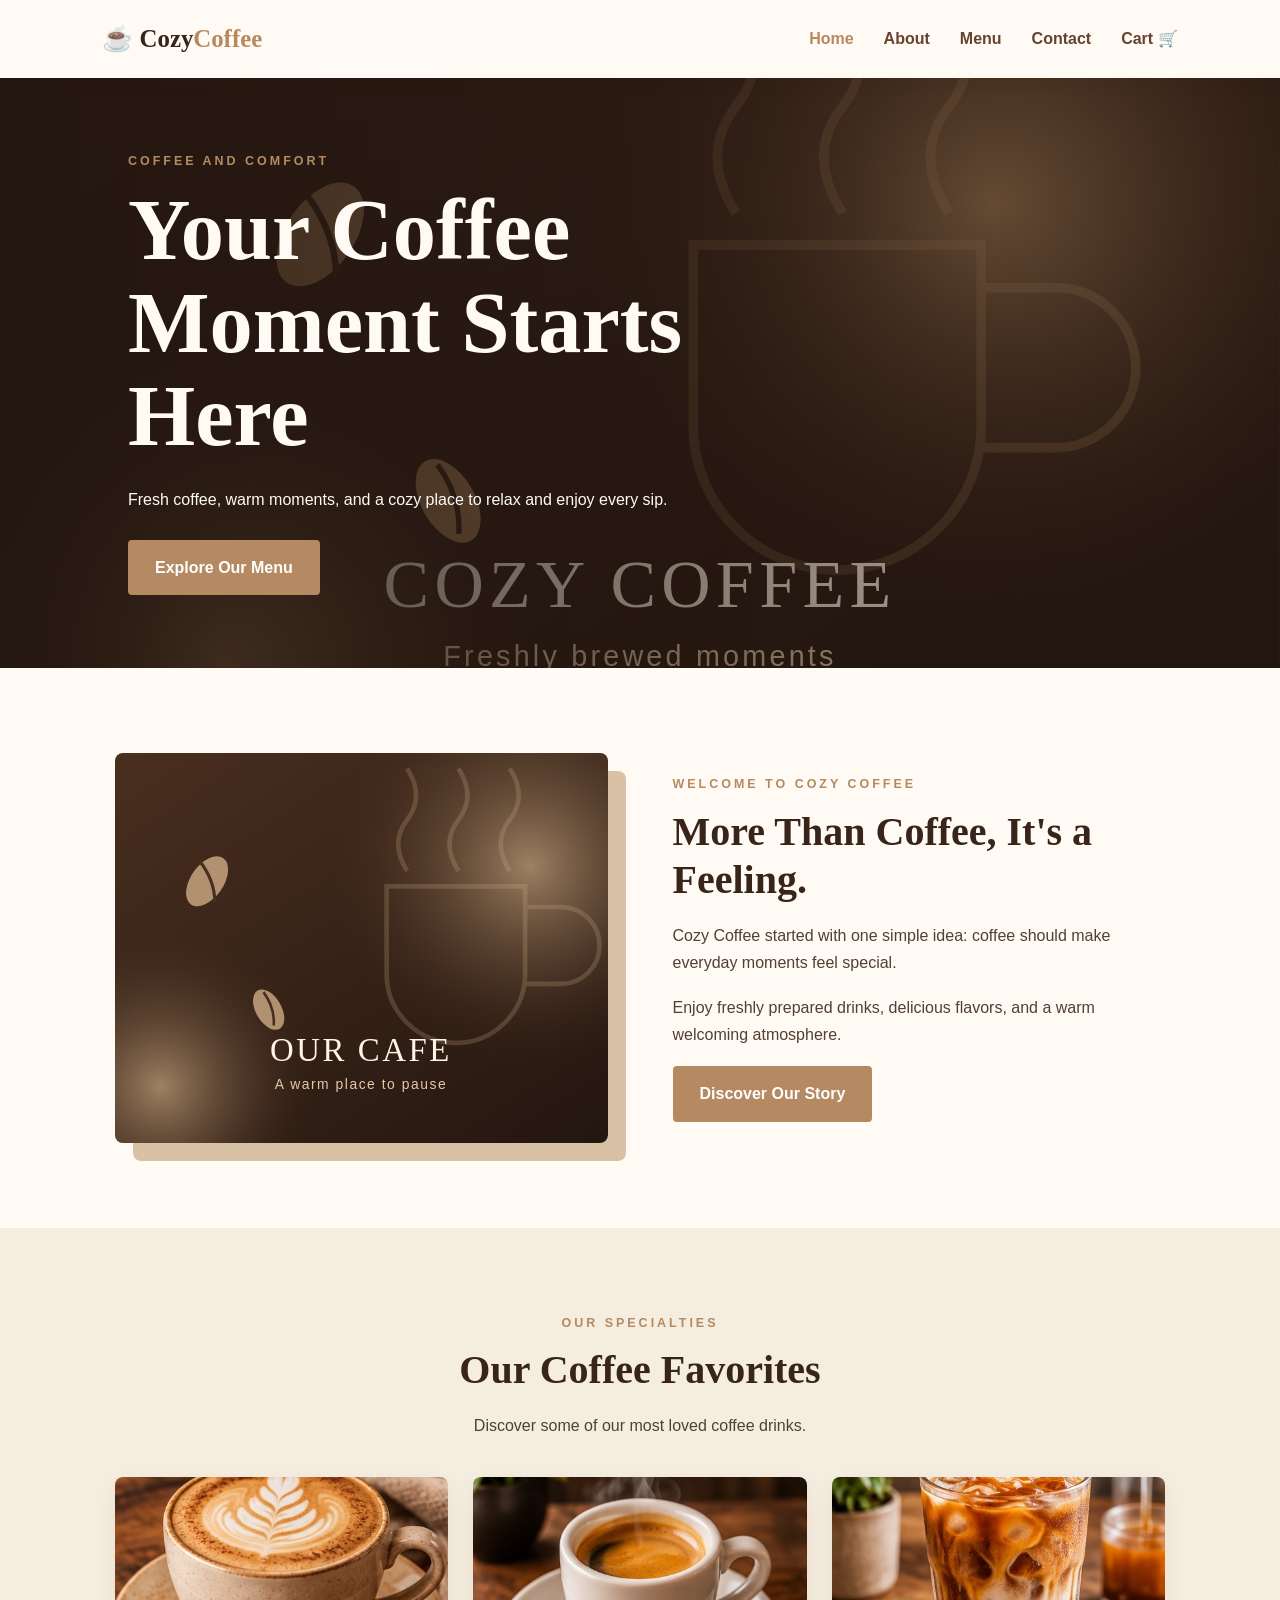
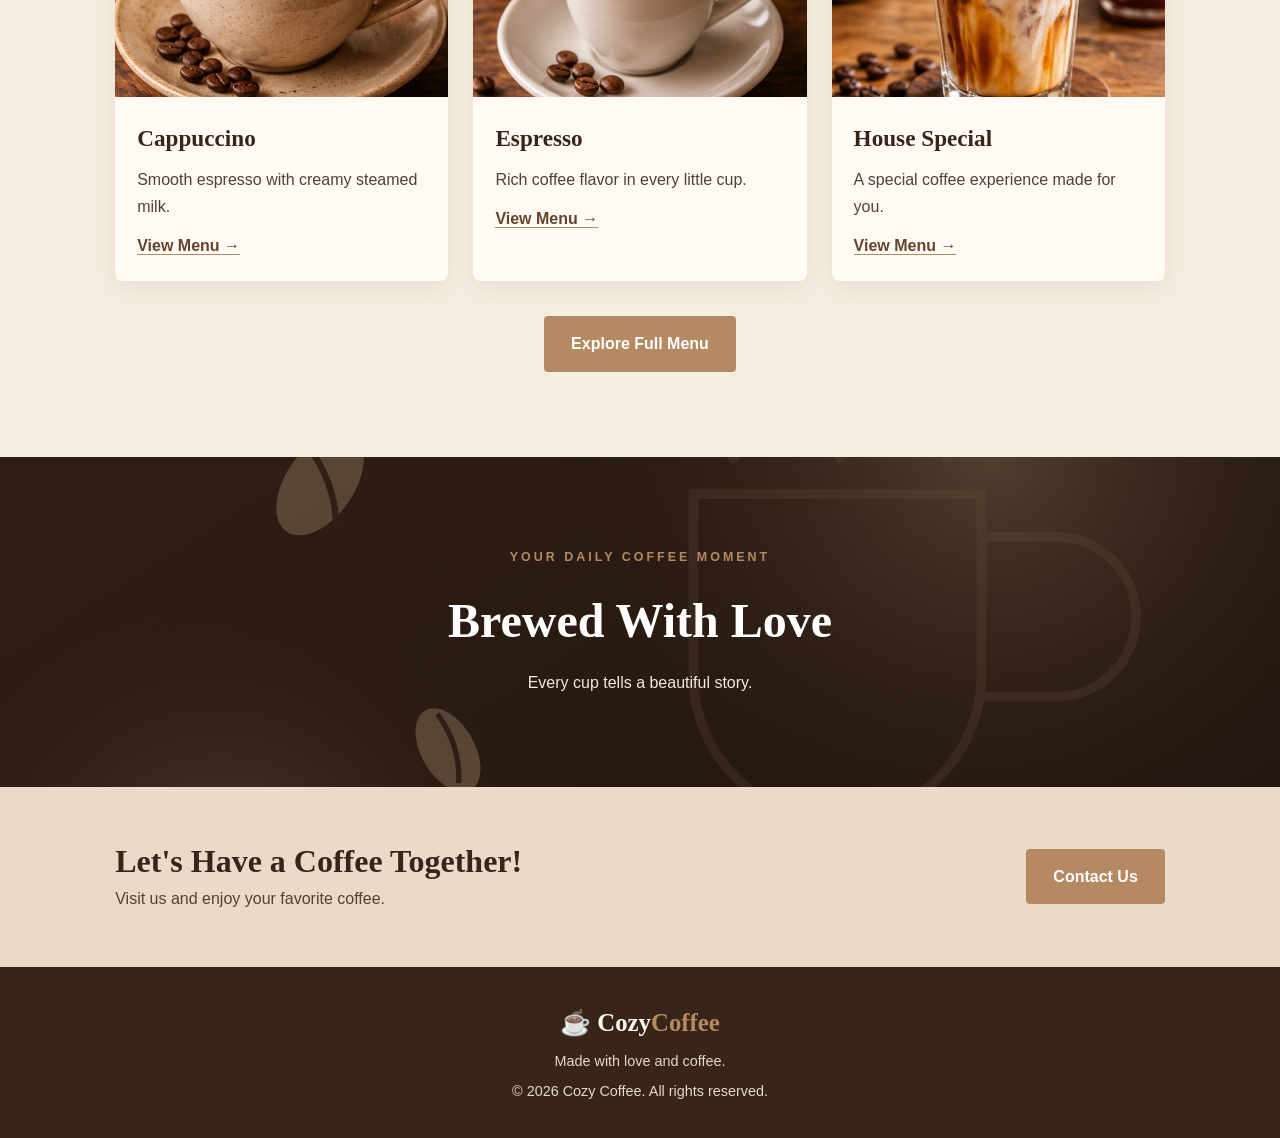
<file: index.html>
<!DOCTYPE html><html lang="en"><head>
    <meta charset="UTF-8">
    <meta name="viewport" content="width=device-width, initial-scale=1.0"><title>Home | Cozy Coffee</title>

<link rel="stylesheet" href="style.css">

<script src="script.js" defer></script>

</head><body><!-- HEADER -->

<header class="site-header">

    <a class="logo" href="index.html">
        ☕️ Cozy<span>Coffee</span>
    </a>

    <button class="menu-btn" id="menuBtn"
        aria-label="Open menu" aria-expanded="false">
        ☰
    </button>

    <nav class="nav-links" id="navLinks">

        <a class="active" href="index.html">Home</a>
        <a href="about.html">About</a>
        <a href="services.html">Menu</a>
        <a href="contact.html">Contact</a>
        <a href="cart.html">Cart 🛒</a>

    </nav>

</header>


<main>

    <!-- HOME HERO WITH VIDEO -->

    <section class="hero">

        <video class="hero-image"
            autoplay
            muted
            loop
            playsinline
            poster="hero-coffee.svg">

            <source src="Coffee-video%20mp4.mp4" type="video/mp4">

            Your browser does not support video.

        </video>

        <div class="hero-content">

            <p class="eyebrow">COFFEE AND COMFORT</p>

            <h1>Your Coffee Moment Starts Here</h1>

            <p>
                Fresh coffee, warm moments, and a cozy place
                to relax and enjoy every sip.
            </p>

            <br>

            <a href="services.html" class="btn">
                Explore Our Menu
            </a>

        </div>

    </section>


    <!-- ABOUT PREVIEW -->

    <section class="section about-preview">

        <div class="image-frame">

            <img src="coffee-shop.svg"
                alt="Cozy Coffee Shop">

        </div>

        <div>

            <p class="eyebrow">WELCOME TO COZY COFFEE</p>

            <h2>
                More Than Coffee, It's a Feeling.
            </h2>

            <p>
                Cozy Coffee started with one simple idea:
                coffee should make everyday moments feel special.
            </p>

            <p>
                Enjoy freshly prepared drinks, delicious flavors,
                and a warm welcoming atmosphere.
            </p>

            <a href="about.html" class="btn">
                Discover Our Story
            </a>

        </div>

    </section>


    <!-- FAVORITES -->

    <section class="section menu-section">

        <div class="section-heading">

            <p class="eyebrow">OUR SPECIALTIES</p>

            <h2>Our Coffee Favorites</h2>

            <p>
                Discover some of our most loved coffee drinks.
            </p>

        </div>


        <div class="cards">

            <article class="coffee-card">

                <img src="cappuccino.jpg"
                    alt="Cappuccino">

                <div class="card-body">

                    <h3>Cappuccino</h3>

                    <p>
                        Smooth espresso with creamy steamed milk.
                    </p>

                    <a href="services.html" class="text-link">
                        View Menu →
                    </a>

                </div>

            </article>


            <article class="coffee-card">

                <img src="espresso.jpg"
                    alt="Espresso">

                <div class="card-body">

                    <h3>Espresso</h3>

                    <p>
                        Rich coffee flavor in every little cup.
                    </p>

                    <a href="services.html" class="text-link">
                        View Menu →
                    </a>

                </div>

            </article>


            <article class="coffee-card">

                <img src="house-special.jpg"
                    alt="House Special Coffee">

                <div class="card-body">

                    <h3>House Special</h3>

                    <p>
                        A special coffee experience made for you.
                    </p>
                    <a href="services.html" class="text-link">
                        View Menu →
                    </a>

                </div>

            </article>

        </div>


        <a href="services.html" class="btn">
            Explore Full Menu
        </a>

    </section>


    <!-- COFFEE BANNER -->

    <section class="coffee-banner">

        <div>

            <p class="eyebrow">YOUR DAILY COFFEE MOMENT</p>

            <h2>Brewed With Love</h2>

            <p>
                Every cup tells a beautiful story.
            </p>

        </div>

    </section>


    <!-- CONTACT -->

    <section class="contact-strip">

        <div>

            <h2>Let's Have a Coffee Together!</h2>

            <p>
                Visit us and enjoy your favorite coffee.
            </p>

        </div>

        <a href="contact.html" class="btn">
            Contact Us
        </a>

    </section>

</main>


<!-- FOOTER -->

<footer class="footer">

    <a class="logo" href="index.html">
        ☕️ Cozy<span>Coffee</span>
    </a>

    <p>Made with love and coffee.</p>

    <p>
        © <span class="year"></span>
        Cozy Coffee. All rights reserved.
    </p>

</footer>

</body>
</html>
</file>
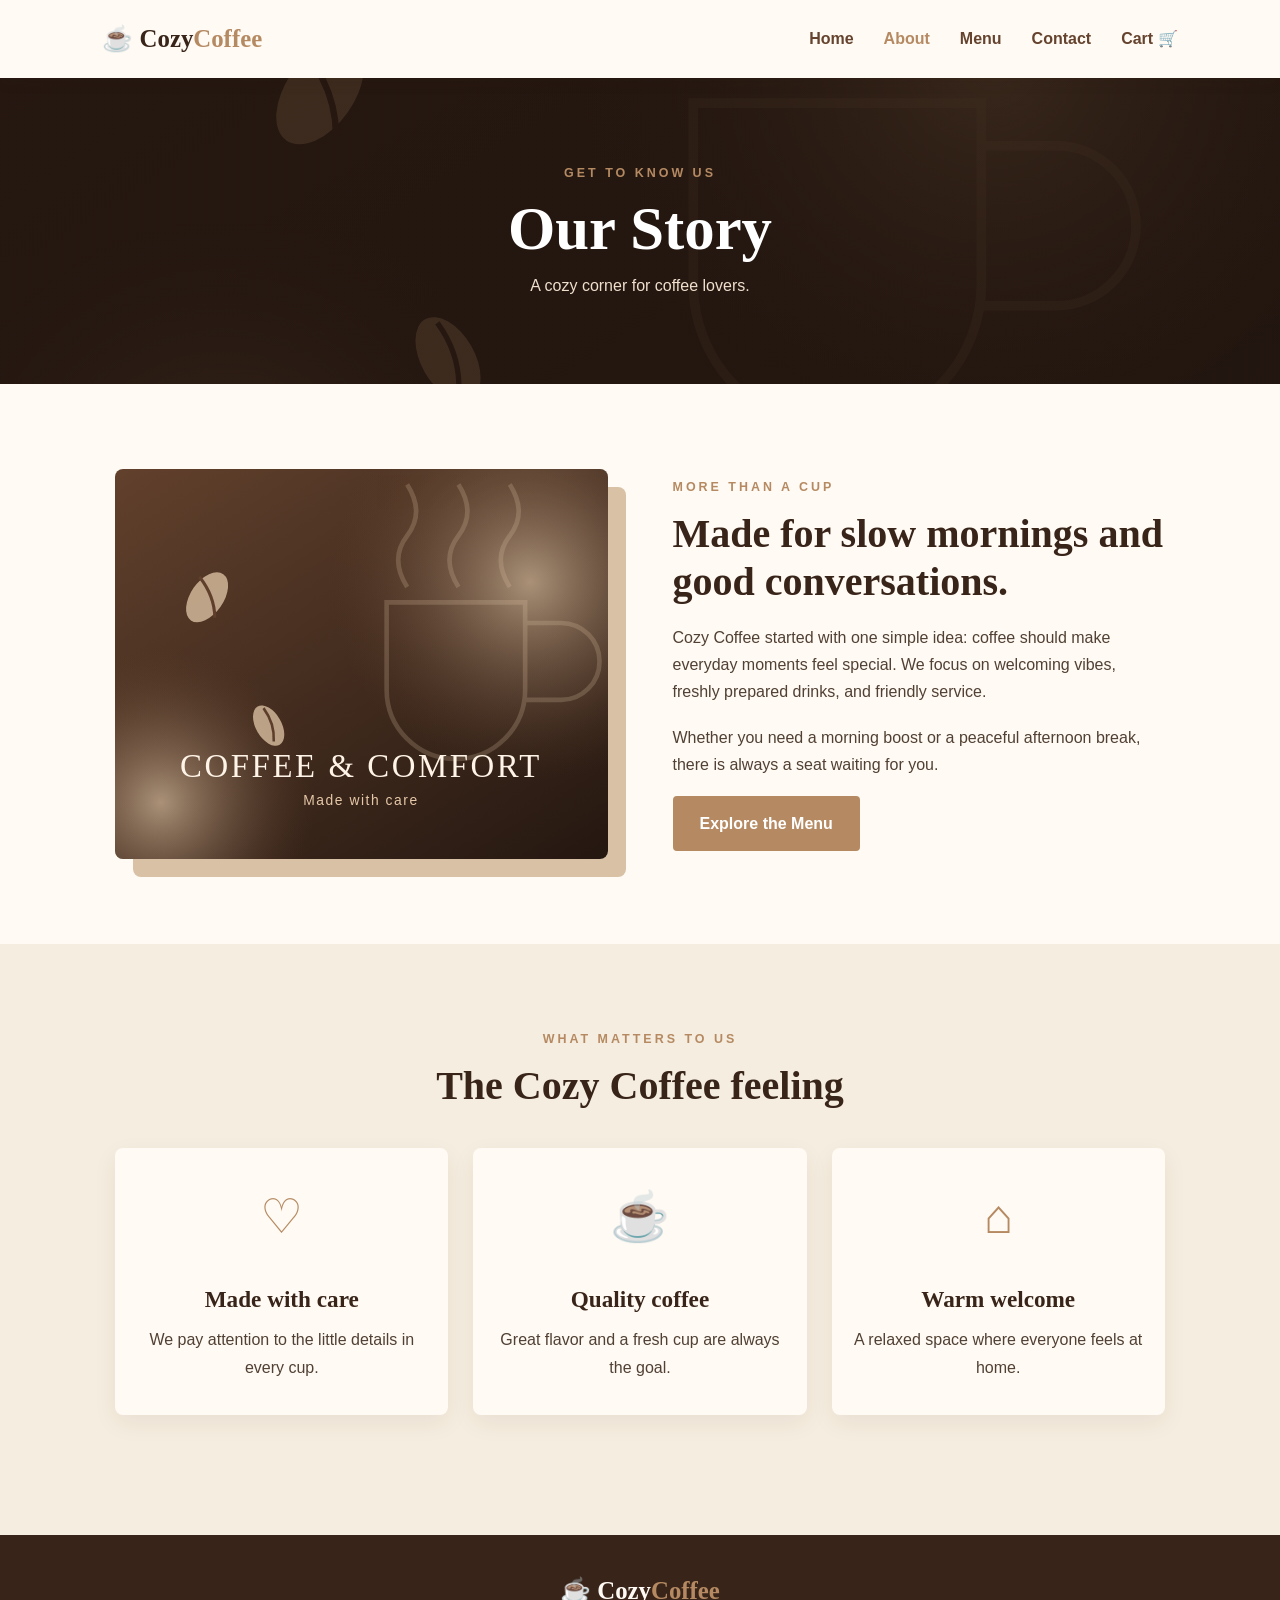
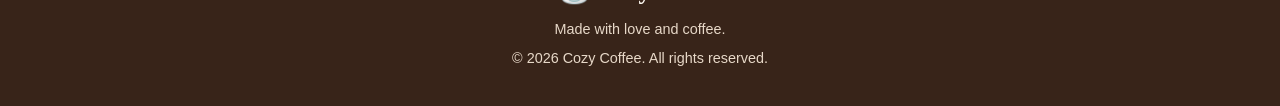
<file: about.html>
<!DOCTYPE html><html lang="en"><head><meta charset="UTF-8"><meta name="viewport" content="width=device-width, initial-scale=1.0"><title>About | Cozy Coffee</title><link rel="stylesheet" href="style.css"><script src="script.js" defer></script></head><body><header class="site-header"><a class="logo" href="index.html">☕ Cozy<span>Coffee</span></a><button class="menu-btn" id="menuBtn" aria-label="Open menu" aria-expanded="false">☰</button><nav class="nav-links" id="navLinks"><a href="index.html">Home</a><a class="active" href="about.html">About</a><a href="services.html">Menu</a><a href="contact.html">Contact</a><a href="cart.html">Cart 🛒</a></nav></header><main><section class="page-hero"><p class="eyebrow">GET TO KNOW US</p><h1>Our Story</h1><p>A cozy corner for coffee lovers.</p></section><section class="section about-preview"><div class="image-frame"><img src="about-coffee.svg" alt="Coffee and comfort"></div><div><p class="eyebrow">MORE THAN A CUP</p><h2>Made for slow mornings and good conversations.</h2><p>Cozy Coffee started with one simple idea: coffee should make everyday moments feel special. We focus on welcoming vibes, freshly prepared drinks, and friendly service.</p><p>Whether you need a morning boost or a peaceful afternoon break, there is always a seat waiting for you.</p><a class="btn" href="services.html">Explore the Menu</a></div></section><section class="section values"><div class="section-heading"><p class="eyebrow">WHAT MATTERS TO US</p><h2>The Cozy Coffee feeling</h2></div><div class="cards"><article class="coffee-card value-card"><div class="value-icon">♡</div><div class="card-body"><h3>Made with care</h3><p>We pay attention to the little details in every cup.</p></div></article><article class="coffee-card value-card"><div class="value-icon">☕</div><div class="card-body"><h3>Quality coffee</h3><p>Great flavor and a fresh cup are always the goal.</p></div></article><article class="coffee-card value-card"><div class="value-icon">⌂</div><div class="card-body"><h3>Warm welcome</h3><p>A relaxed space where everyone feels at home.</p></div></article></div></section></main><footer class="footer"><a class="logo" href="index.html">☕ Cozy<span>Coffee</span></a><p>Made with love and coffee.</p><p>© <span class="year"></span> Cozy Coffee. All rights reserved.</p></footer></body></html>
</file>
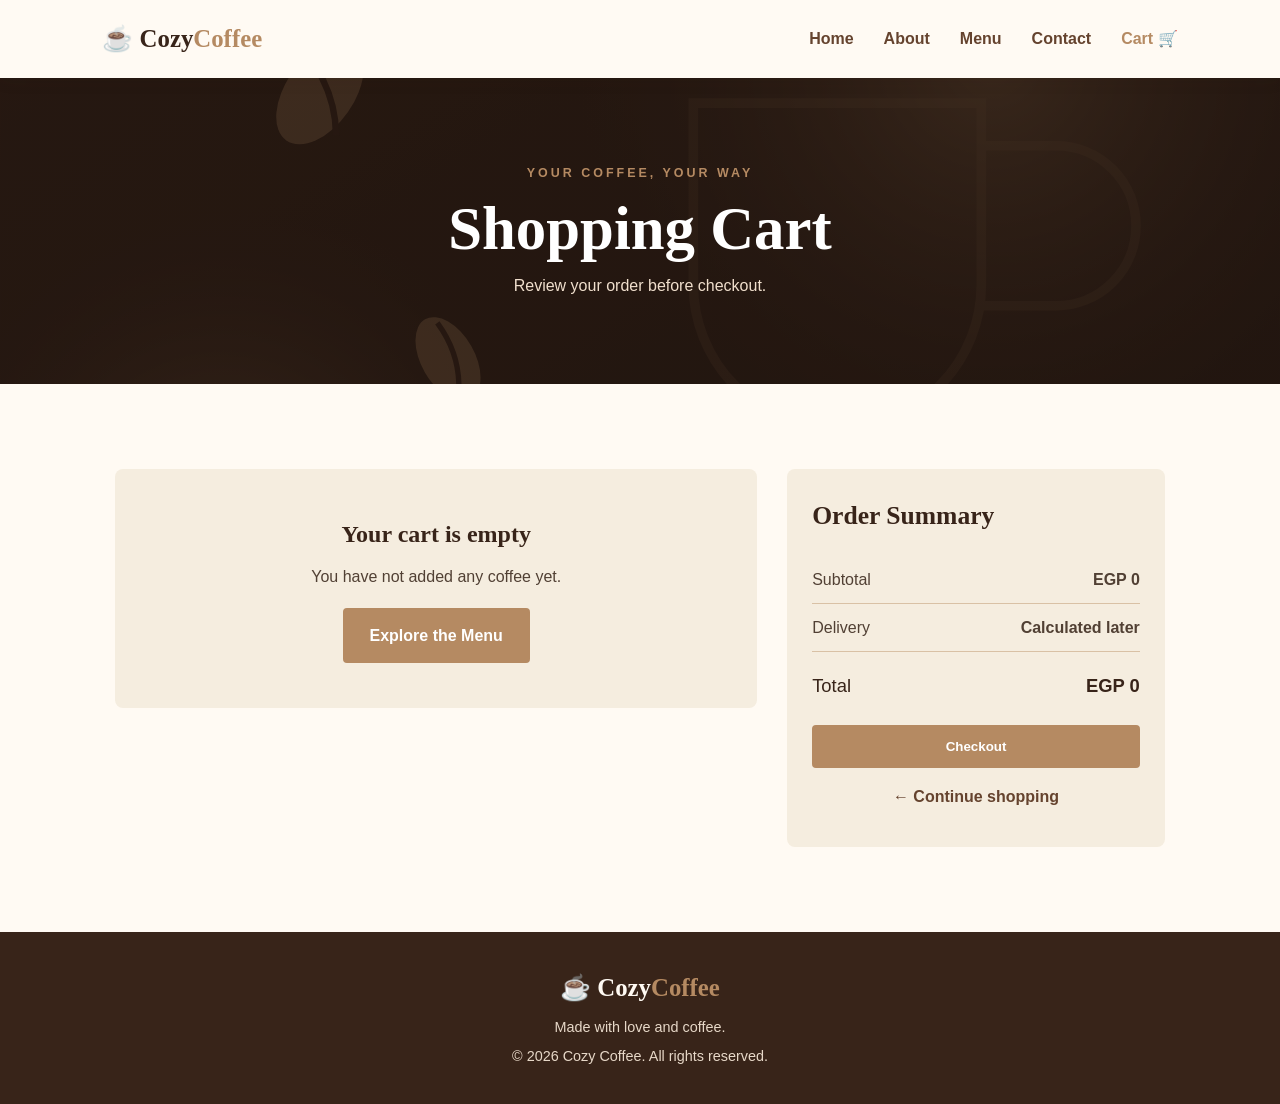
<file: cart.html>
<!DOCTYPE html>
<html lang="en"><head><meta charset="UTF-8"><meta name="viewport" content="width=device-width, initial-scale=1.0"><title>Your Cart | Cozy Coffee</title><link rel="stylesheet" href="style.css"><script src="script.js" defer></script></head>
<body>
<header class="site-header"><a class="logo" href="index.html">☕ Cozy<span>Coffee</span></a><button class="menu-btn" id="menuBtn" aria-label="Open menu" aria-expanded="false">☰</button><nav class="nav-links" id="navLinks"><a href="index.html">Home</a><a href="about.html">About</a><a href="services.html">Menu</a><a href="contact.html">Contact</a><a class="active" href="cart.html">Cart 🛒</a></nav></header>
<main><section class="page-hero"><p class="eyebrow">YOUR COFFEE, YOUR WAY</p><h1>Shopping Cart</h1><p>Review your order before checkout.</p></section>
<section class="section cart-section"><div id="cartItems" class="cart-items"></div><aside class="cart-summary"><h2>Order Summary</h2><div class="summary-line"><span>Subtotal</span><strong id="cartSubtotal">EGP 0</strong></div><div class="summary-line"><span>Delivery</span><strong>Calculated later</strong></div><div class="summary-line total-line"><span>Total</span><strong id="cartTotal">EGP 0</strong></div><button id="checkoutBtn" class="btn checkout-btn" type="button">Checkout</button><a class="continue-link" href="services.html">← Continue shopping</a><p id="checkoutMessage" class="form-message" aria-live="polite"></p></aside></section>
</main><footer class="footer"><a class="logo" href="index.html">☕ Cozy<span>Coffee</span></a><p>Made with love and coffee.</p><p>© <span class="year"></span> Cozy Coffee. All rights reserved.</p></footer></body></html>
</file>
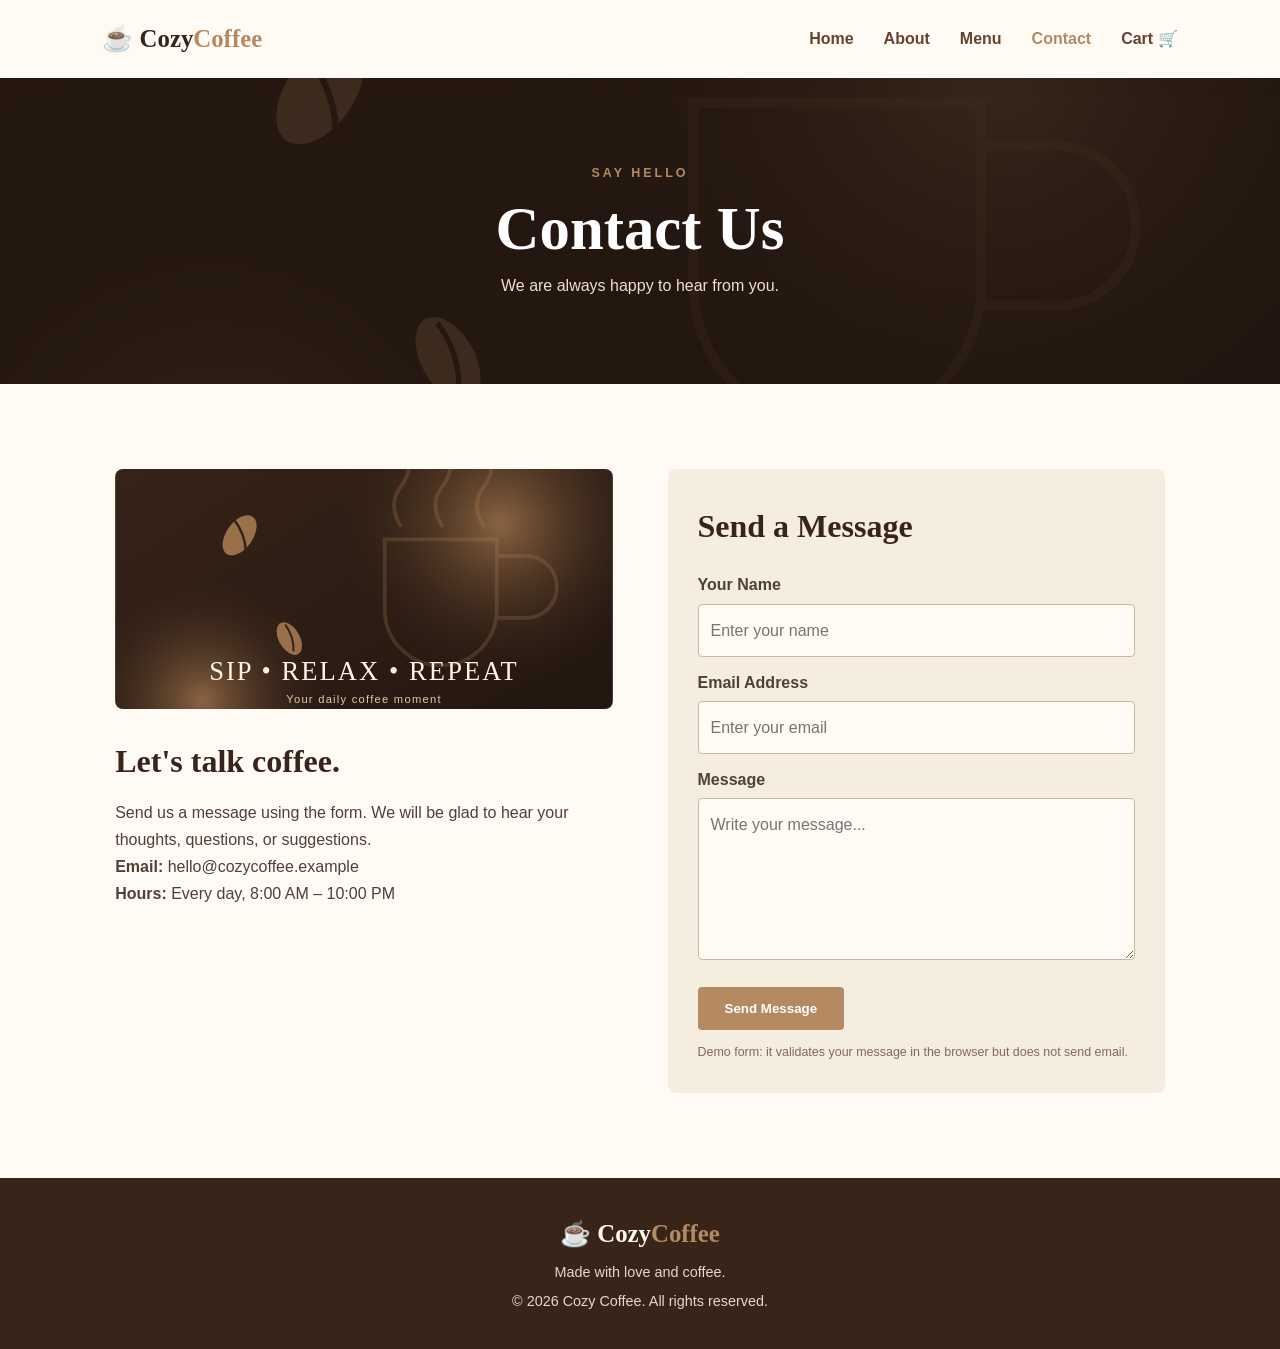
<file: contact.html>
<!DOCTYPE html><html lang="en"><head><meta charset="UTF-8"><meta name="viewport" content="width=device-width, initial-scale=1.0"><title>Contact | Cozy Coffee</title><link rel="stylesheet" href="style.css"><script src="script.js" defer></script></head><body><header class="site-header"><a class="logo" href="index.html">☕ Cozy<span>Coffee</span></a><button class="menu-btn" id="menuBtn" aria-label="Open menu" aria-expanded="false">☰</button><nav class="nav-links" id="navLinks"><a href="index.html">Home</a><a href="about.html">About</a><a href="services.html">Menu</a><a class="active" href="contact.html">Contact</a><a href="cart.html">Cart 🛒</a></nav></header><main><section class="page-hero"><p class="eyebrow">SAY HELLO</p><h1>Contact Us</h1><p>We are always happy to hear from you.</p></section><section class="section contact-layout"><div class="contact-info"><img src="coffee-banner.svg" alt="Cozy coffee moment"><h2>Let's talk coffee.</h2><p>Send us a message using the form. We will be glad to hear your thoughts, questions, or suggestions.</p><p><strong>Email:</strong> hello@cozycoffee.example</p><p><strong>Hours:</strong> Every day, 8:00 AM – 10:00 PM</p></div><form class="contact-form" id="contactForm" novalidate><h2>Send a Message</h2><label for="name">Your Name</label><input id="name" name="name" type="text" placeholder="Enter your name" required><label for="email">Email Address</label><input id="email" name="email" type="email" placeholder="Enter your email" required><label for="message">Message</label><textarea id="message" name="message" rows="5" placeholder="Write your message..." required></textarea><button class="btn" type="submit">Send Message</button><p id="formMessage" class="form-message" aria-live="polite"></p><p class="form-note">Demo form: it validates your message in the browser but does not send email.</p></form></section></main><footer class="footer"><a class="logo" href="index.html">☕ Cozy<span>Coffee</span></a><p>Made with love and coffee.</p><p>© <span class="year"></span> Cozy Coffee. All rights reserved.</p></footer></body></html>
</file>
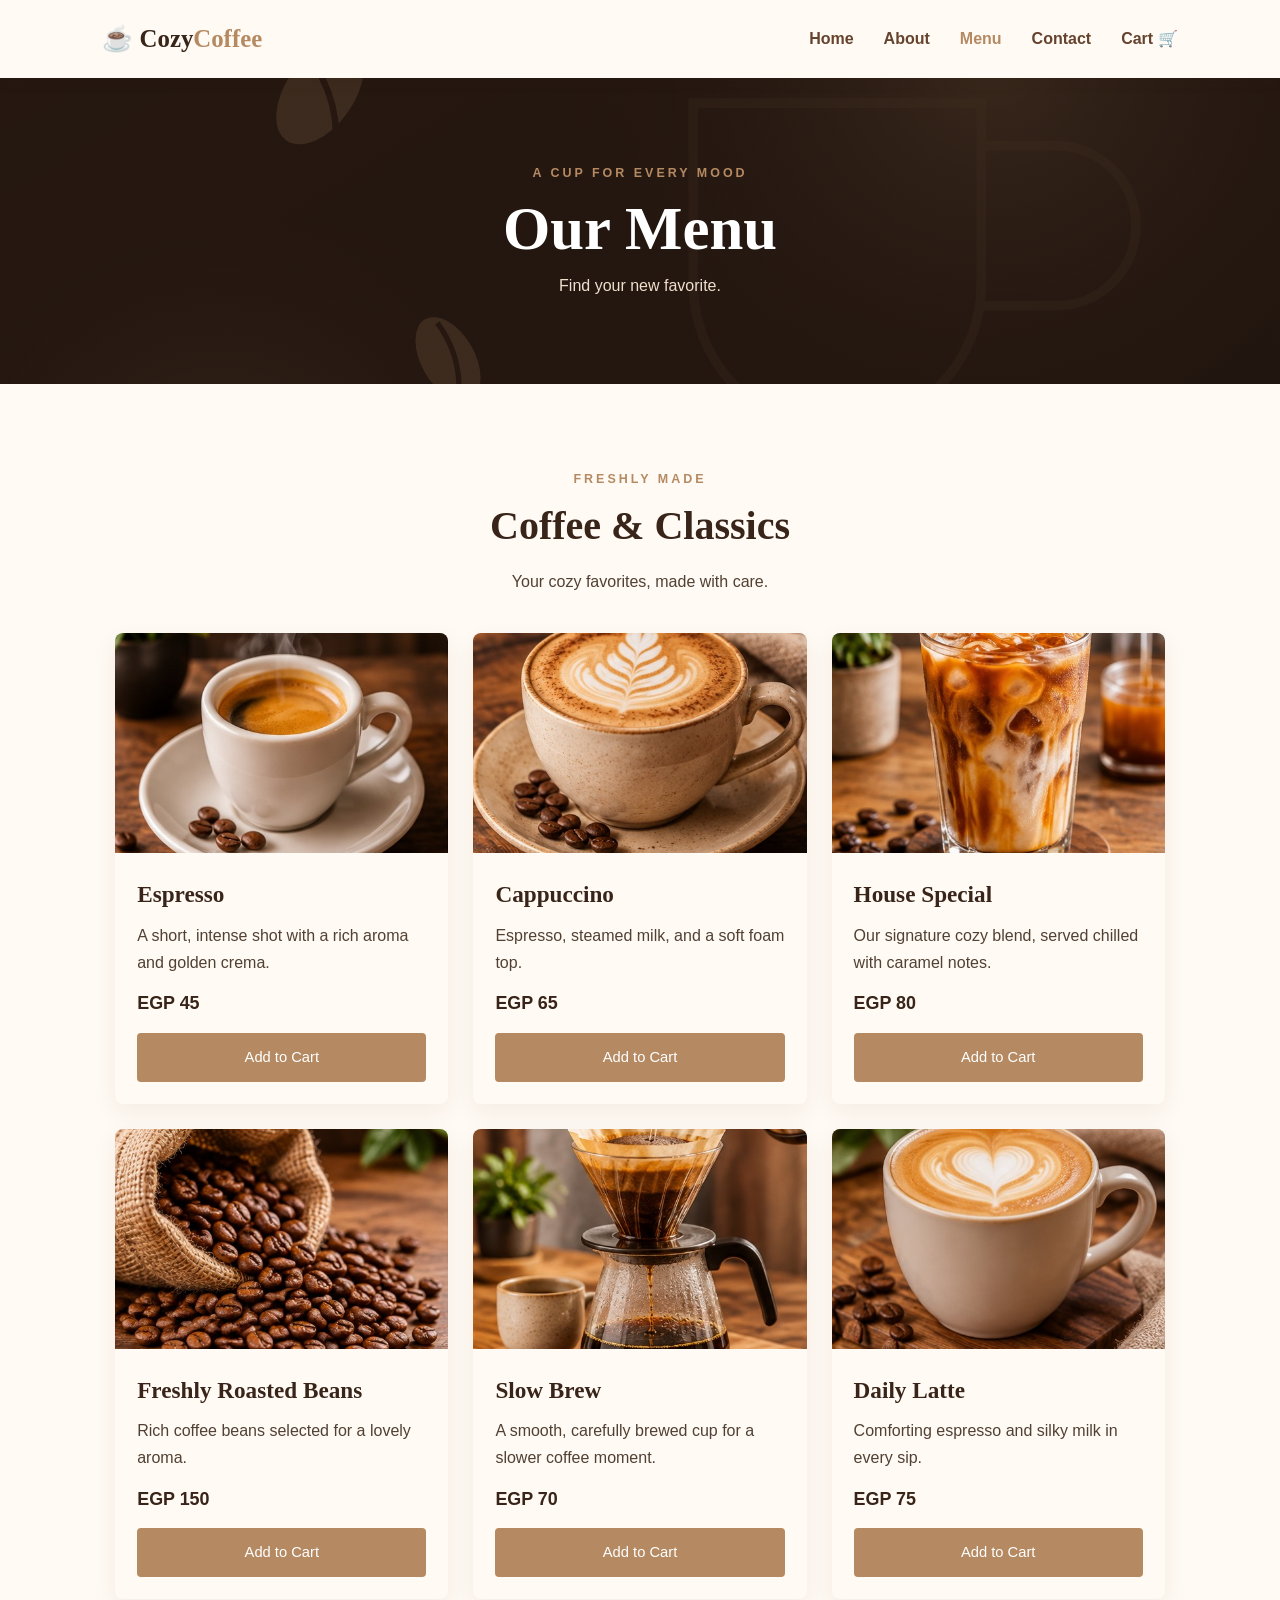
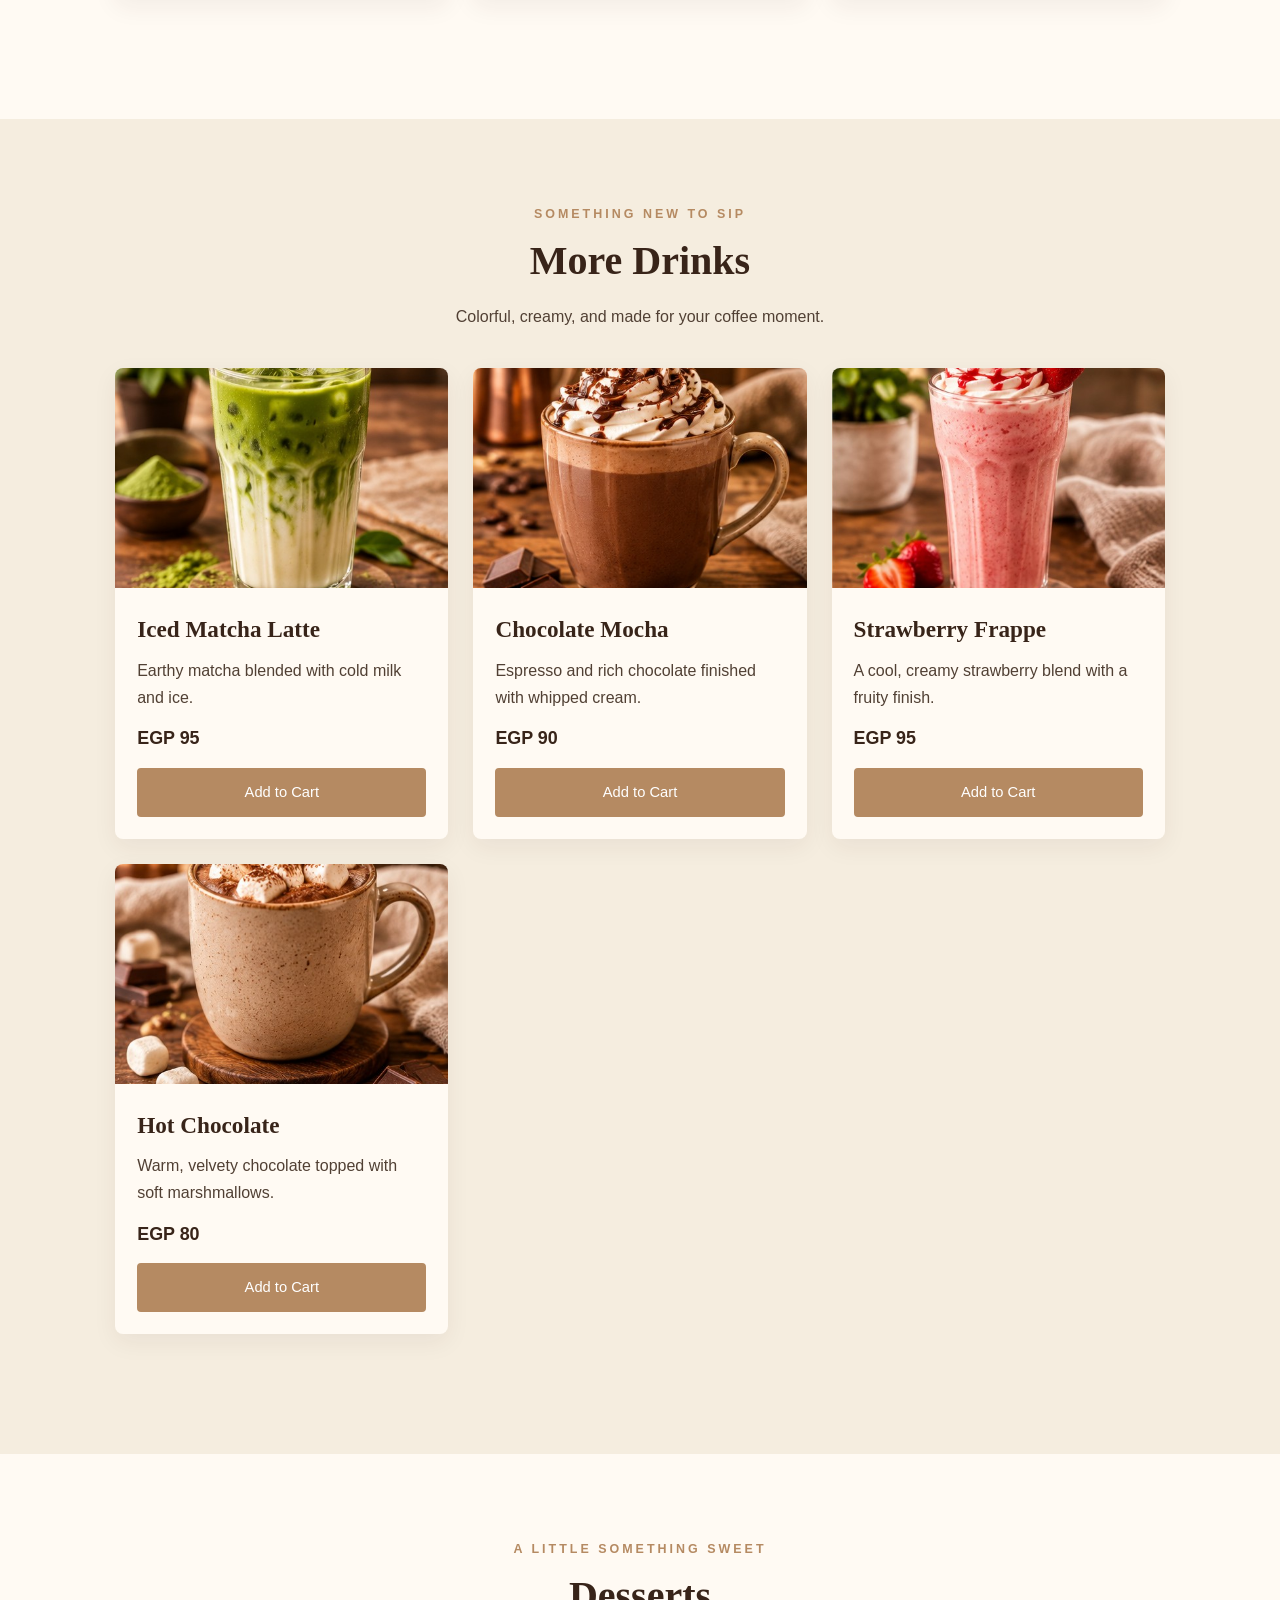
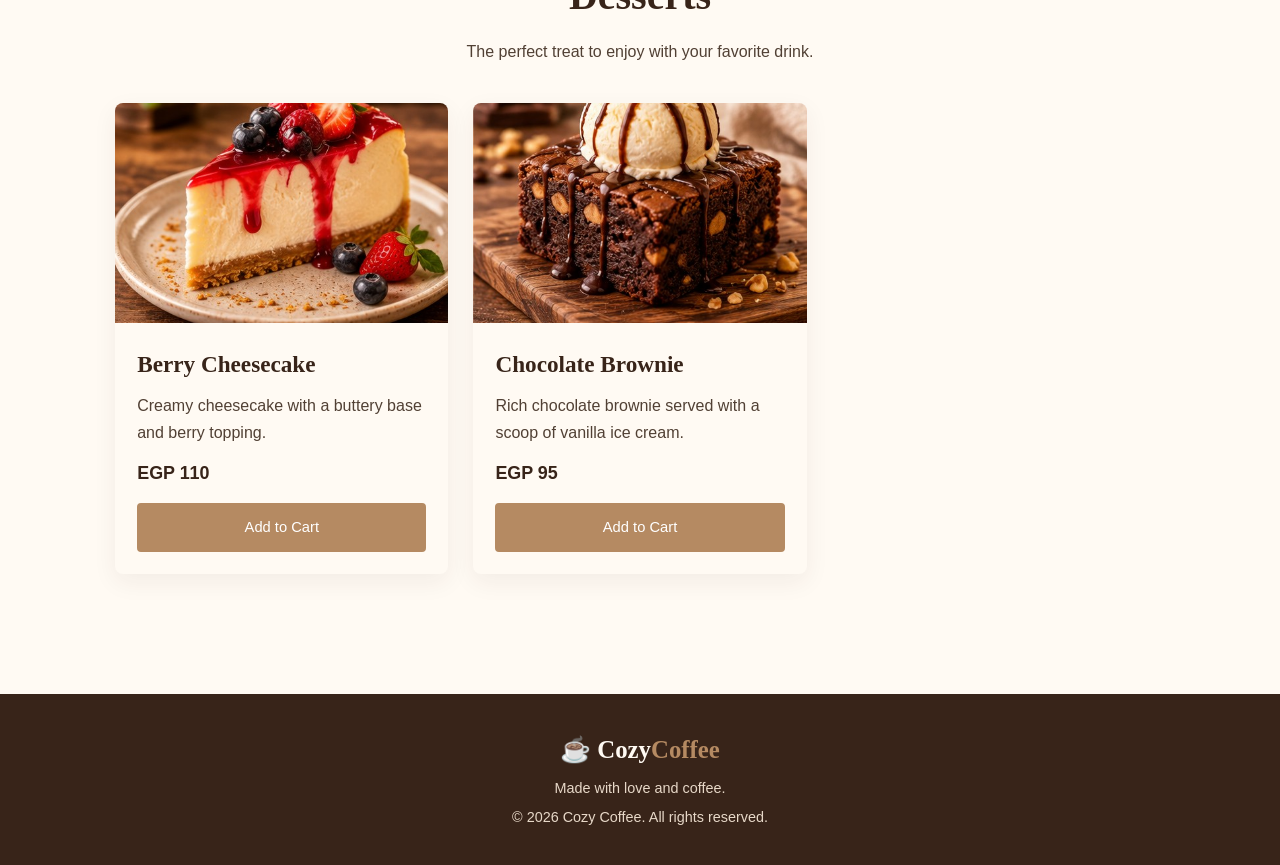
<file: services.html>
<!DOCTYPE html>
<html lang="en">
<head>
  <meta charset="UTF-8">
  <meta name="viewport" content="width=device-width, initial-scale=1.0">
  <title>Menu | Cozy Coffee</title>
  <link rel="stylesheet" href="style.css">
  <script src="script.js" defer></script>
</head>
<body>
<header class="site-header">
  <a class="logo" href="index.html">☕ Cozy<span>Coffee</span></a>
  <button class="menu-btn" id="menuBtn" aria-label="Open menu" aria-expanded="false">☰</button>
  <nav class="nav-links" id="navLinks">
    <a href="index.html">Home</a><a href="about.html">About</a><a class="active" href="services.html">Menu</a><a href="contact.html">Contact</a><a href="cart.html">Cart 🛒</a>
  </nav>
</header>
<main>
  <section class="page-hero"><p class="eyebrow">A CUP FOR EVERY MOOD</p><h1>Our Menu</h1><p>Find your new favorite.</p></section>
  <section class="section">
    <div class="section-heading"><p class="eyebrow">FRESHLY MADE</p><h2>Coffee & Classics</h2><p>Your cozy favorites, made with care.</p></div>
    <div class="cards menu-grid">
      <article class="coffee-card"><img src="espresso.jpg" alt="Fresh espresso with golden crema"><div class="card-body"><h3>Espresso</h3><p>A short, intense shot with a rich aroma and golden crema.</p><strong class="price">EGP 45</strong><button class="btn add-cart-btn" data-id="espresso" data-name="Espresso" data-price="45" data-image="espresso.jpg">Add to Cart</button></div></article>
      <article class="coffee-card"><img src="cappuccino.jpg" alt="Cappuccino with leaf latte art"><div class="card-body"><h3>Cappuccino</h3><p>Espresso, steamed milk, and a soft foam top.</p><strong class="price">EGP 65</strong><button class="btn add-cart-btn" data-id="cappuccino" data-name="Cappuccino" data-price="65" data-image="cappuccino.jpg">Add to Cart</button></div></article>
      <article class="coffee-card"><img src="house-special.jpg" alt="Iced house special coffee"><div class="card-body"><h3>House Special</h3><p>Our signature cozy blend, served chilled with caramel notes.</p><strong class="price">EGP 80</strong><button class="btn add-cart-btn" data-id="house-special" data-name="House Special" data-price="80" data-image="house-special.jpg">Add to Cart</button></div></article>
      <article class="coffee-card"><img src="coffee-beans.jpg" alt="Freshly roasted coffee beans"><div class="card-body"><h3>Freshly Roasted Beans</h3><p>Rich coffee beans selected for a lovely aroma.</p><strong class="price">EGP 150</strong><button class="btn add-cart-btn" data-id="coffee-beans" data-name="Freshly Roasted Beans" data-price="150" data-image="coffee-beans.jpg">Add to Cart</button></div></article>
      <article class="coffee-card"><img src="slow-brew.jpg" alt="Pour-over coffee brewing"><div class="card-body"><h3>Slow Brew</h3><p>A smooth, carefully brewed cup for a slower coffee moment.</p><strong class="price">EGP 70</strong><button class="btn add-cart-btn" data-id="slow-brew" data-name="Slow Brew" data-price="70" data-image="slow-brew.jpg">Add to Cart</button></div></article>
      <article class="coffee-card"><img src="daily-latte.jpg" alt="Latte with heart-shaped art"><div class="card-body"><h3>Daily Latte</h3><p>Comforting espresso and silky milk in every sip.</p><strong class="price">EGP 75</strong><button class="btn add-cart-btn" data-id="daily-latte" data-name="Daily Latte" data-price="75" data-image="daily-latte.jpg">Add to Cart</button></div></article>
    </div>
  </section>
  <section class="section menu-section">
    <div class="section-heading"><p class="eyebrow">SOMETHING NEW TO SIP</p><h2>More Drinks</h2><p>Colorful, creamy, and made for your coffee moment.</p></div>
    <div class="cards menu-grid">
      <article class="coffee-card"><img src="iced-matcha.jpg" alt="Iced matcha latte"><div class="card-body"><h3>Iced Matcha Latte</h3><p>Earthy matcha blended with cold milk and ice.</p><strong class="price">EGP 95</strong><button class="btn add-cart-btn" data-id="iced-matcha" data-name="Iced Matcha Latte" data-price="95" data-image="iced-matcha.jpg">Add to Cart</button></div></article>
      <article class="coffee-card"><img src="mocha.jpg" alt="Chocolate mocha topped with whipped cream"><div class="card-body"><h3>Chocolate Mocha</h3><p>Espresso and rich chocolate finished with whipped cream.</p><strong class="price">EGP 90</strong><button class="btn add-cart-btn" data-id="chocolate-mocha" data-name="Chocolate Mocha" data-price="90" data-image="mocha.jpg">Add to Cart</button></div></article>
      <article class="coffee-card"><img src="strawberry-frappe.jpg" alt="Strawberry frappe with cream"><div class="card-body"><h3>Strawberry Frappe</h3><p>A cool, creamy strawberry blend with a fruity finish.</p><strong class="price">EGP 95</strong><button class="btn add-cart-btn" data-id="strawberry-frappe" data-name="Strawberry Frappe" data-price="95" data-image="strawberry-frappe.jpg">Add to Cart</button></div></article>
      <article class="coffee-card"><img src="hot-chocolate.jpg" alt="Hot chocolate with marshmallows"><div class="card-body"><h3>Hot Chocolate</h3><p>Warm, velvety chocolate topped with soft marshmallows.</p><strong class="price">EGP 80</strong><button class="btn add-cart-btn" data-id="hot-chocolate" data-name="Hot Chocolate" data-price="80" data-image="hot-chocolate.jpg">Add to Cart</button></div></article>
    </div>
  </section>
  <section class="section">
    <div class="section-heading"><p class="eyebrow">A LITTLE SOMETHING SWEET</p><h2>Desserts</h2><p>The perfect treat to enjoy with your favorite drink.</p></div>
    <div class="cards menu-grid">
      <article class="coffee-card"><img src="berry-cheesecake.jpg" alt="Cheesecake topped with berries"><div class="card-body"><h3>Berry Cheesecake</h3><p>Creamy cheesecake with a buttery base and berry topping.</p><strong class="price">EGP 110</strong><button class="btn add-cart-btn" data-id="berry-cheesecake" data-name="Berry Cheesecake" data-price="110" data-image="berry-cheesecake.jpg">Add to Cart</button></div></article>
      <article class="coffee-card"><img src="chocolate-brownie.jpg" alt="Chocolate brownie with vanilla ice cream"><div class="card-body"><h3>Chocolate Brownie</h3><p>Rich chocolate brownie served with a scoop of vanilla ice cream.</p><strong class="price">EGP 95</strong><button class="btn add-cart-btn" data-id="chocolate-brownie" data-name="Chocolate Brownie" data-price="95" data-image="chocolate-brownie.jpg">Add to Cart</button></div></article>
    </div>
  </section>
</main>
<footer class="footer"><a class="logo" href="index.html">☕ Cozy<span>Coffee</span></a><p>Made with love and coffee.</p><p>© <span class="year"></span> Cozy Coffee. All rights reserved.</p></footer>
</body>
</html>
</file>
<file: style.css>
* {
  box-sizing: border-box;
  margin: 0;
  padding: 0;
  }

:root {
--dark: #382419;
--brown: #65432e;
--coffee: #896548;
--caramel: #b58a62;
--latte: #d9c1a5;
--cream: #f5eddf;
--white: #fffaf3;
--text: #514034;
}

html {
scroll-behavior: smooth;
}

body {
font-family: Arial, Helvetica, sans-serif;
background: var(--white);
color: var(--text);
line-height: 1.7;
}

/* HEADER */

.site-header {
min-height: 78px;
padding: 0 8%;
display: flex;
align-items: center;
justify-content: space-between;
background: var(--white);
position: sticky;
top: 0;
z-index: 100;
box-shadow: 0 3px 16px #38241912;
}

.logo {
font-family: Georgia, serif;
font-size: 1.55rem;
font-weight: bold;
color: var(--dark);
text-decoration: none;
}

.logo span {
color: var(--caramel);
}

.nav-links {
display: flex;
gap: 30px;
}

.nav-links a {
color: var(--brown);
text-decoration: none;
font-weight: 600;
transition: .2s;
}

.nav-links a:hover,
.nav-links a.active {
color: var(--caramel);
}

.menu-btn {
display: none;
border: 0;
background: none;
color: var(--dark);
font-size: 1.8rem;
cursor: pointer;
}

/* HERO */

.hero {
min-height: 590px;
position: relative;
overflow: hidden;
background: var(--dark);
display: flex;
align-items: center;
padding: 70px 10%;
color: var(--white);
}

.hero::before {
content: '';
position: absolute;
inset: 0;
background: linear-gradient(
90deg,
#21150fdb,
#21150f45
);
z-index: 1;
}

/* HOME VIDEO */

.hero-image {
position: absolute;
inset: 0;
width: 100%;
height: 100%;
object-fit: cover;
object-position: center;
display: block;
z-index: 0;
}

.hero-content {
position: relative;
z-index: 2;
max-width: 600px;
}

.eyebrow {
color: var(--caramel);
font-weight: bold;
letter-spacing: 3px;
font-size: .78rem;
margin-bottom: 12px;
}

.hero h1,
.page-hero h1 {
font-family: Georgia, serif;
font-size: clamp(3rem, 7vw, 5.4rem);
line-height: 1.08;
margin-bottom: 22px;
}

/* BUTTONS */

.btn {
display: inline-block;
background: var(--caramel);
color: white;
text-decoration: none;
border: 2px solid var(--caramel);
padding: 12px 25px;
border-radius: 4px;
font-weight: bold;
cursor: pointer;
transition: .2s;
}

.btn:hover {
background: var(--brown);
border-color: var(--brown);
transform: translateY(-2px);
}

.btn-outline {
background: transparent;
color: var(--brown);
}

.btn-outline:hover {
color: white;
}

/* SECTIONS */

.section {
padding: 85px 9%;
}

.about-preview {
display: grid;
grid-template-columns: 1fr 1fr;
gap: 65px;
align-items: center;
}

.image-frame {
height: 390px;
overflow: hidden;
border-radius: 8px;
box-shadow: 18px 18px 0 var(--latte);
}

.image-frame img {
width: 100%;
height: 100%;
object-fit: cover;
}

.about-preview h2,
.section-heading h2,
.contact-strip h2,
.contact-info h2 {
font-family: Georgia, serif;
font-size: 2.5rem;
color: var(--dark);
line-height: 1.2;
margin-bottom: 18px;
}

.about-preview p:not(.eyebrow) {
margin-bottom: 18px;
}

.text-link {
color: var(--brown);
font-weight: bold;
text-decoration: none;
border-bottom: 1px solid var(--caramel);
}

/* MENU CARDS */

.menu-section {
background: var(--cream);
text-align: center;
}

.section-heading {
text-align: center;
margin-bottom: 38px;
}

.section-heading > p:last-child {
margin-top: 8px;
}

.cards {
display: grid;
grid-template-columns: repeat(3, 1fr);
gap: 25px;
margin-bottom: 35px;
}

.coffee-card {
background: var(--white);
border-radius: 8px;
overflow: hidden;
text-align: left;
box-shadow: 0 8px 25px #38241910;
transition: .25s;
}

.coffee-card:hover {
transform: translateY(-6px);
box-shadow: 0 13px 30px #3824191c;
}

.coffee-card img {
width: 100%;
height: 220px;
object-fit: cover;
display: block;
}

.card-body {
padding: 22px;
}

.card-body h3 {
font-family: Georgia, serif;
color: var(--dark);
font-size: 1.45rem;
margin-bottom: 7px;
}

.card-body p {
margin-bottom: 12px;
}

.card-body strong {
color: var(--coffee);
font-size: .9rem;
}

/* BANNER */
.coffee-banner {
min-height: 330px;
background:
linear-gradient(#21150f9c, #21150f9c),
url('coffee-shop.svg') center/cover;
display: flex;
align-items: center;
justify-content: center;
text-align: center;
color: white;
padding: 60px 20px;
}

.coffee-banner h2 {
font-family: Georgia, serif;
font-size: 3rem;
margin-bottom: 8px;
}

.coffee-banner p:last-child {
color: #f5e9db;
}

/* CONTACT STRIP */

.contact-strip {
padding: 55px 9%;
display: flex;
align-items: center;
justify-content: space-between;
gap: 25px;
background: #eadbc8;
}

.contact-strip h2 {
font-size: 2rem;
margin-bottom: 5px;
}

.contact-strip p {
margin: 0;
}

/* FOOTER */

.footer {
background: var(--dark);
color: #e7d8c8;
text-align: center;
padding: 35px 20px;
}

.footer .logo {
color: var(--white);
}

.footer p {
font-size: .9rem;
margin-top: 5px;
}

/* INNER PAGES */

.page-hero {
background:
linear-gradient(#21150fc9, #21150fc9),
url('hero-coffee.svg') center/cover;
text-align: center;
color: white;
padding: 85px 20px;
}

.page-hero h1 {
font-size: 3.8rem;
margin-bottom: 10px;
}

.page-hero > p:last-child {
color: #f0dfcd;
}

.values {
background: var(--cream);
}

.value-card {
text-align: center;
padding-top: 28px;
}

.value-icon {
font-size: 3rem;
color: var(--caramel);
}

.menu-grid {
grid-template-columns: repeat(3, 1fr);
}

/* CONTACT PAGE */

.contact-layout {
display: grid;
grid-template-columns: 1fr 1fr;
gap: 55px;
align-items: start;
}

.contact-info img {
width: 100%;
height: 240px;
object-fit: cover;
border-radius: 8px;
margin-bottom: 25px;
}

.contact-info h2 {
font-size: 2rem;
}

.contact-form {
background: var(--cream);
padding: 30px;
border-radius: 8px;
}

.contact-form h2 {
font-family: Georgia, serif;
color: var(--dark);
font-size: 2rem;
margin-bottom: 18px;
}

.contact-form label {
display: block;
font-weight: bold;
margin: 12px 0 5px;
}

.contact-form input,
.contact-form textarea {
width: 100%;
padding: 12px;
border: 1px solid #cbb69e;
border-radius: 4px;
background: var(--white);
font: inherit;
color: var(--text);
}

.contact-form input:focus,
.contact-form textarea:focus {
outline: 2px solid var(--caramel);
border-color: transparent;
}

.contact-form .btn {
margin-top: 18px;
}

.form-message {
margin-top: 12px;
font-weight: bold;
}

.form-note {
font-size: .78rem;
color: #806b58;
margin-top: 12px;
}

.form-message.success {
color: #426b3e;
}

.form-message.error {
color: #a23c2c;
}

/* MENU PRICES */

.price {
display: block;
color: var(--dark) !important;
font-size: 1.12rem !important;
margin: 12px 0 14px;
}

.add-cart-btn {
font: inherit;
font-size: .92rem;
padding: 10px 17px;
width: 100%;
}

/* CART PAGE */

.cart-section {
display: grid;
grid-template-columns: minmax(0, 1.7fr) minmax(260px, 1fr);
gap: 30px;
align-items: start;
}

.cart-items {
display: grid;
gap: 16px;
}

.cart-item {
display: grid;
grid-template-columns: 105px 1fr auto;
gap: 18px;
align-items: center;
background: var(--cream);
padding: 16px;
border-radius: 8px;
}

.cart-item img {
width: 105px;
height: 95px;
object-fit: cover;
border-radius: 6px;
}

.cart-item h3 {
font-family: Georgia, serif;
color: var(--dark);
font-size: 1.2rem;
}

.cart-item p {
margin: 4px 0;
color: var(--coffee);
font-weight: bold;
}

.quantity-controls {
display: flex;
align-items: center;
gap: 10px;
margin-top: 8px;
}

.quantity-controls button,
.remove-btn {
border: 1px solid var(--latte);
background: var(--white);
color: var(--dark);
border-radius: 4px;
padding: 4px 10px;
cursor: pointer;
font: inherit;
}

.remove-btn {
color: #9b382b;
margin-top: 8px;
}

.cart-summary {
background: var(--cream);
padding: 25px;
border-radius: 8px;
position: sticky;
top: 100px;
}

.cart-summary h2 {
font-family: Georgia, serif;
color: var(--dark);
font-size: 1.6rem;
margin-bottom: 18px;
}

.summary-line {
display: flex;
justify-content: space-between;
gap: 12px;
padding: 10px 0;
border-bottom: 1px solid var(--latte);
}

.total-line {
font-size: 1.15rem;
color: var(--dark);
border: 0;
margin-top: 8px;
}

.checkout-btn {
width: 100%;
margin-top: 14px;
}
.continue-link {
display: block;
text-align: center;
color: var(--brown);
margin-top: 15px;
font-weight: bold;
text-decoration: none;
}

.empty-cart {
text-align: center;
background: var(--cream);
padding: 45px 20px;
border-radius: 8px;
}

.empty-cart h2 {
font-family: Georgia, serif;
color: var(--dark);
margin-bottom: 8px;
}

.empty-cart .btn {
margin-top: 18px;
}

/* RESPONSIVE DESIGN */

@media (max-width: 800px) {

.site-header {
    padding: 0 5%;
}

.menu-btn {
    display: block;
}

.nav-links {
    display: none;
    position: absolute;
    top: 78px;
    left: 0;
    width: 100%;
    background: var(--white);
    padding: 20px 5%;
    flex-direction: column;
    gap: 15px;
}

.nav-links.active {
    display: flex;
}

.about-preview,
.contact-layout {
    grid-template-columns: 1fr;
    gap: 40px;
}

.cards,
.menu-grid {
    grid-template-columns: repeat(2, 1fr);
}

.hero {
    min-height: 520px;
    padding: 60px 7%;
}

.section {
    padding: 65px 7%;
}

.cart-section {
    grid-template-columns: 1fr;
}

.cart-summary {
    position: static;
}

}

@media (max-width: 560px) {

.cards,
.menu-grid {
    grid-template-columns: 1fr;
}

.hero {
    min-height: 480px;
}

.hero h1 {
    font-size: 3.3rem;
}

.page-hero h1 {
    font-size: 2.8rem;
}

.about-preview h2,
.section-heading h2 {
    font-size: 2rem;
}

.image-frame {
    height: 280px;
}

.contact-strip {
    align-items: flex-start;
    flex-direction: column;
}

.coffee-banner h2 {
    font-size: 2.4rem;
}

.contact-form {
    padding: 22px;
}

.cart-item {
    grid-template-columns: 78px 1fr;
    gap: 12px;
}

.cart-item img {
    width: 78px;
    height: 78px;
}

.cart-item .item-actions {
    grid-column: 2;
}

}
</file>
